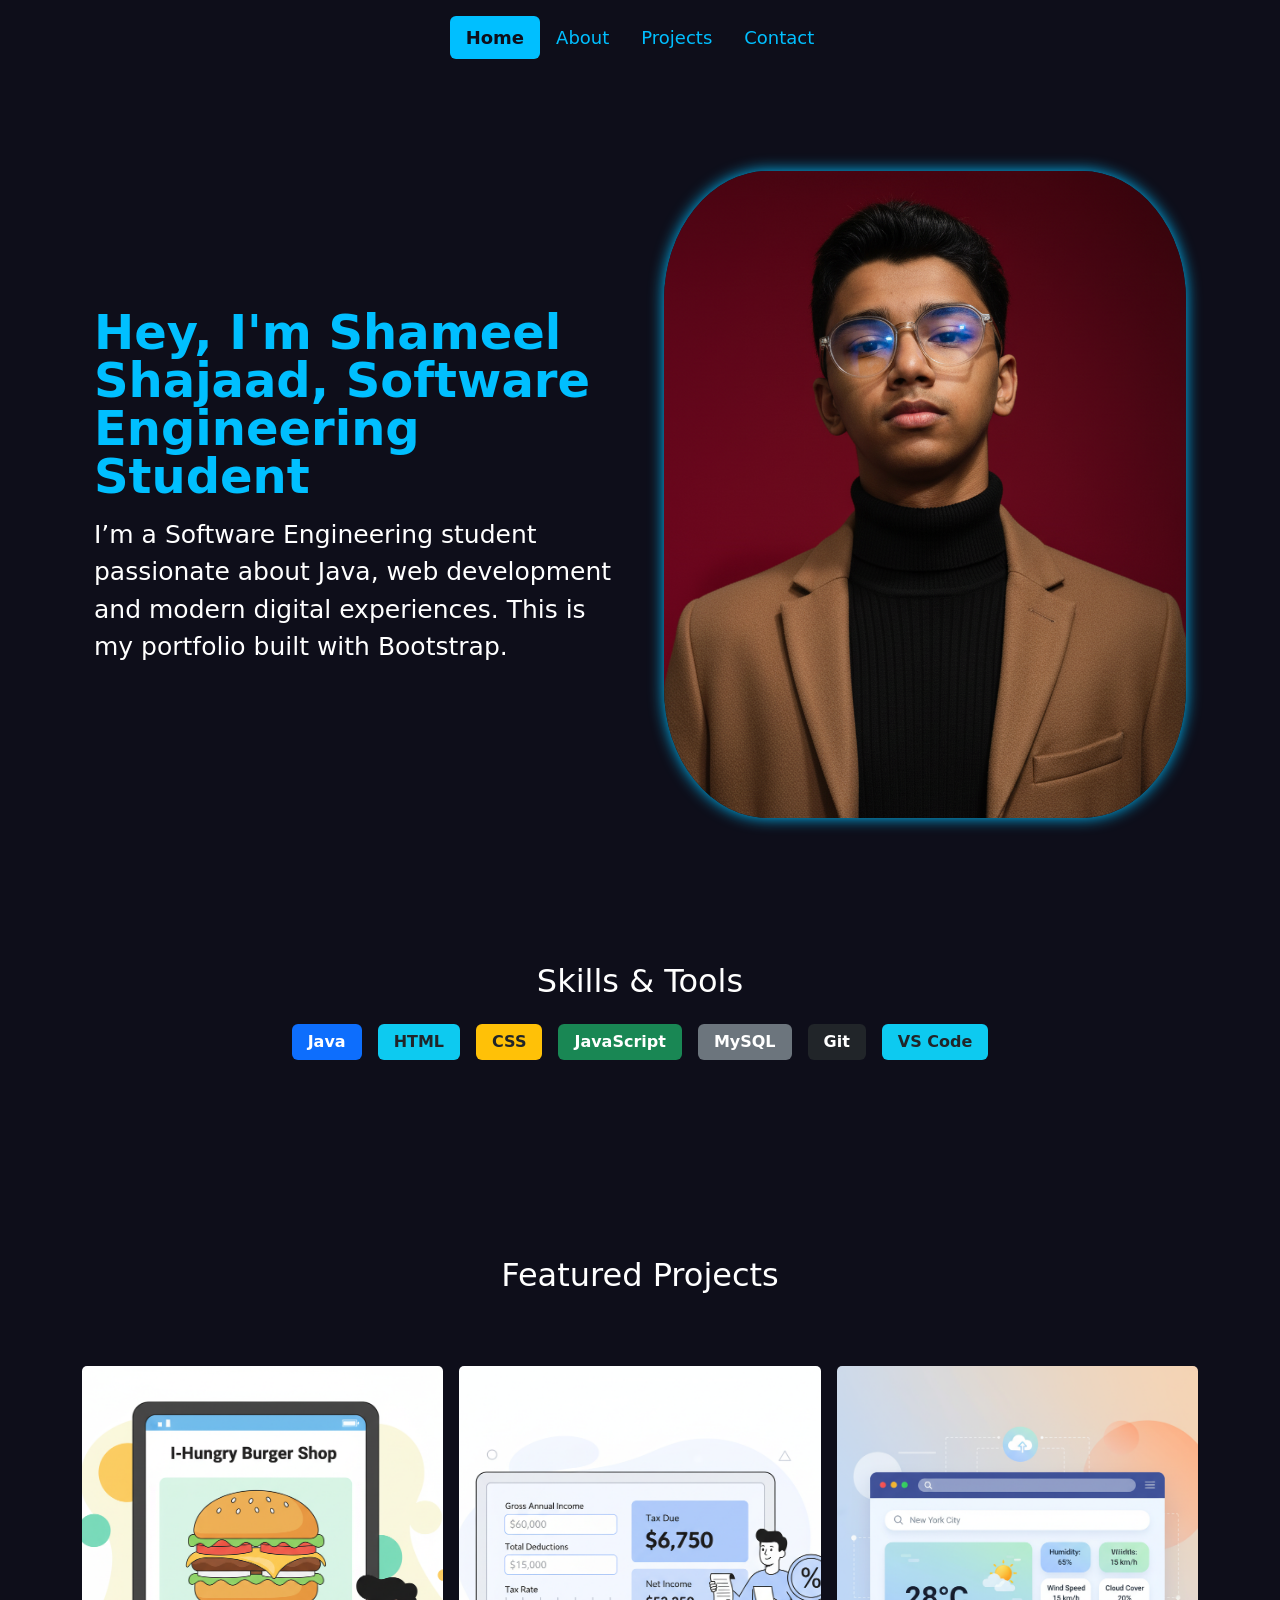
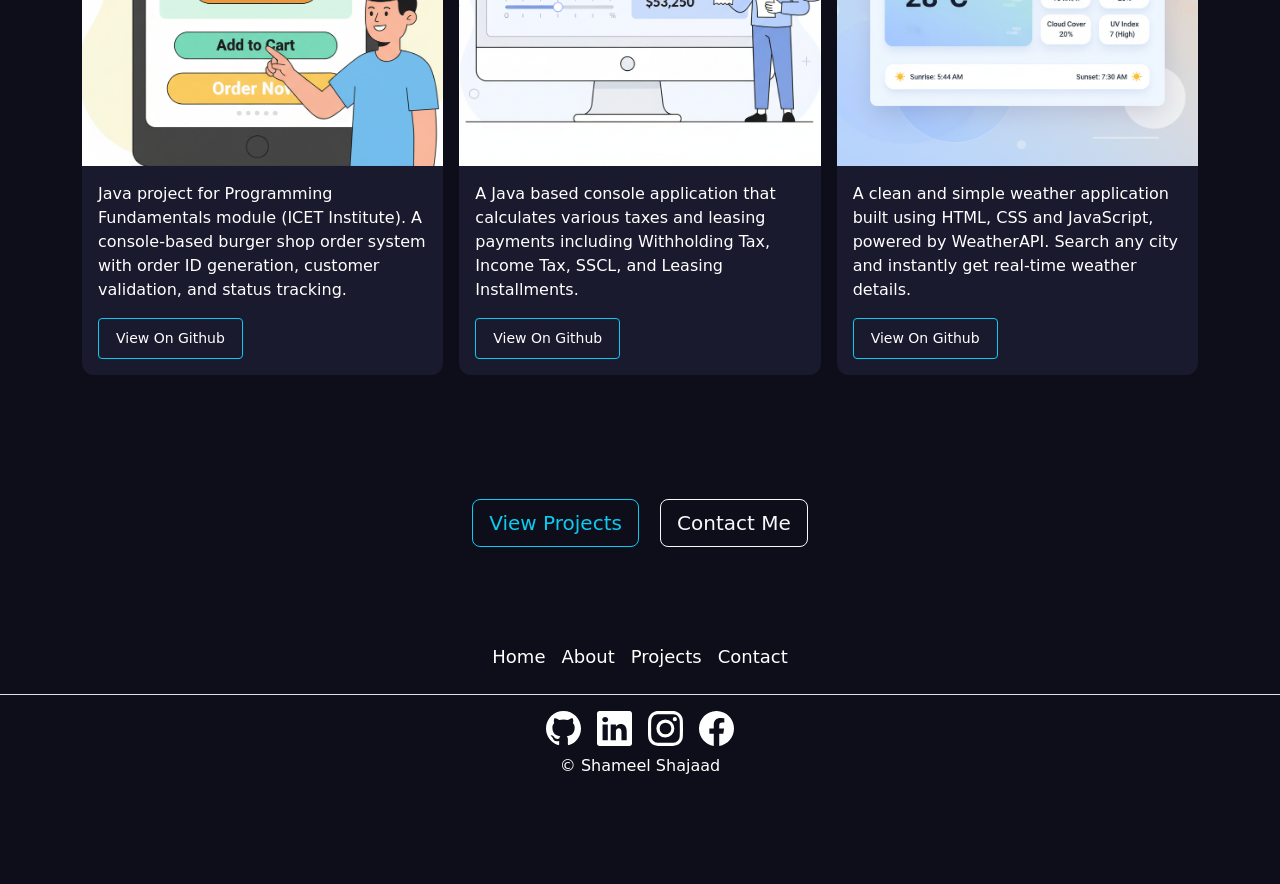
<file: index.html>
<!DOCTYPE html>
<html lang="en">
  <head>
    <meta charset="UTF-8" />
    <meta name="viewport" content="width=device-width, initial-scale=1.0" />
    <title>Home</title>
    <link rel="stylesheet" href="assets/css/bootstrap.min.css" />
    <link rel="stylesheet" href="assets/css/style.css" />
  </head>

  <body>
    <!-- NAVBAR -->

    <div class="container">
      <header class="d-flex justify-content-center py-3">
        <ul class="nav nav-pills">
          <li class="nav-item">
            <a href="index.html" class="nav-link active">Home</a>
          </li>
          <li class="nav-item">
            <a href="about.html" class="nav-link">About</a>
          </li>
          <li class="nav-item">
            <a href="projects.html" class="nav-link">Projects</a>
          </li>
          <li class="nav-item">
            <a href="contact.html" class="nav-link">Contact</a>
          </li>
        </ul>
      </header>
    </div>

    <!-- Hero -->

    <div class="container col-xxl-8 px-4 py-5">
      <div class="row flex-lg-row-reverse align-items-center g-5 py-5">
        <div class="col-10 col-sm-8 col-lg-6">
          <img
            src="assets/images/MyImage.png"
            class="d-block mx-lg-auto img-fluid hero_image"
            alt="Shameel Shajaad"
            width="700"
            height="500"
            loading="lazy"
          />
        </div>
        <div class="col-lg-6">
          <h1 class="display-5 fw-bold lh-1 mb-3 hero_heading_text">
            Hey, I'm Shameel Shajaad, Software Engineering Student
          </h1>
          <p class="lead hero_text">
            I’m a Software Engineering student passionate about Java, web
            development and modern digital experiences. This is my portfolio
            built with Bootstrap.
          </p>
        </div>
      </div>
    </div>

    <!-- SKILLS & TOOLS -->

    <div class="container_padding text-center mt-5">
      <h2 class="text-white mb-4">Skills & Tools</h2>
      <div class="d-flex justify-content-center flex-wrap gap-3">
        <span class="badge bg-primary skills_tools">Java</span>
        <span class="badge bg-info text-dark skills_tools">HTML</span>
        <span class="badge bg-warning text-dark skills_tools">CSS</span>
        <span class="badge bg-success skills_tools">JavaScript</span>
        <span class="badge bg-secondary skills_tools">MySQL</span>
        <span class="badge bg-dark skills_tools">Git</span>
        <span class="badge bg-info text-dark skills_tools">VS Code</span>
      </div>
    </div>
    <br />
    <br />

    <!-- FEATURED PROJECTS -->

    <div class="container_padding mt-5">
      <h2 class="text-white text-center mb-4">Featured Projects</h2>

      <br />
      <br />

      <div class="container">
        <div class="row row-cols-1 row-cols-sm-2 row-cols-md-3 g-3">
          <div class="col">
            <div class="card project_card">
              <img
                src="assets/images/Project_I_Hungry_Burger_Shop.png"
                class="bd-placeholder-img card-img-top"
                height="400"
                width="100%"
                alt="I Hungry Burger Shop"
              />
              <div class="card-body">
                <p class="card-text">
                  Java project for Programming Fundamentals module (ICET
                  Institute). A console-based burger shop order system with
                  order ID generation, customer validation, and status tracking.
                </p>
                <div class="d-flex justify-content-between align-items-center">
                  <div class="btn-group">
                    <button
                      type="button"
                      class="btn btn-outline-info btn-sm w-100"
                    >
                      <a
                        href="https://github.com/ShameelShajaad/I-Hungry-Burger-Shop"
                        class="btn btn-sm"
                      >
                        View On Github
                      </a>
                    </button>
                  </div>
                </div>
              </div>
            </div>
          </div>

          <div class="col">
            <div class="card project_card">
              <img
                src="assets/images/Project_Tax_Calculator.png"
                class="bd-placeholder-img card-img-top"
                height="400"
                width="100%"
                alt="Tax Calculator"
              />
              <div class="card-body">
                <p class="card-text">
                  A Java based console application that calculates various taxes
                  and leasing payments including Withholding Tax, Income Tax,
                  SSCL, and Leasing Installments.
                </p>
                <div class="d-flex justify-content-between align-items-center">
                  <div class="btn-group">
                    <button
                      type="button"
                      class="btn btn-outline-info btn-sm w-100"
                    >
                      <a
                        href="https://github.com/ShameelShajaad/Tax-Calculator"
                        class="btn btn-sm"
                      >
                        View On Github
                      </a>
                    </button>
                  </div>
                </div>
              </div>
            </div>
          </div>

          <div class="col">
            <div class="card project_card">
              <img
                src="assets/images/Project_Weather_Application.png"
                class="bd-placeholder-img card-img-top"
                height="400"
                width="100%"
                alt="School Website"
              />
              <div class="card-body">
                <p class="card-text">
                  A clean and simple weather application built using HTML, CSS
                  and JavaScript, powered by WeatherAPI. Search any city and
                  instantly get real-time weather details.
                </p>
                <div class="d-flex justify-content-between align-items-center">
                  <div class="btn-group">
                    <button
                      type="button"
                      class="btn btn-outline-info btn-sm w-100"
                    >
                      <a
                        href="https://github.com/ShameelShajaad/Weather-Application"
                        class="btn btn-sm"
                      >
                        View On Github
                      </a>
                    </button>
                  </div>
                </div>
              </div>
            </div>
          </div>
        </div>
      </div>
    </div>

    <!-- DIRECT LINK TO PROJECTS & CONTACT -->

    <div class="text-center mt-4">
      <a
        href="projects.html"
        class="btn btn-outline-info btn-lg me-3 direct_link"
        >View Projects</a
      >
      <a href="contact.html" class="btn btn-outline-light btn-lg direct_link"
        >Contact Me</a
      >
    </div>

    <br />
    <br />

    <!-- FOOTER -->

    <footer class="py-3 my-4">
      <ul class="nav justify-content-center border-bottom pb-3 mb-3">
        <li class="nav-item">
          <a href="index.html" class="nav-link px-2">Home</a>
        </li>
        <li class="nav-item">
          <a href="about.html" class="nav-link px-2">About</a>
        </li>
        <li class="nav-item">
          <a href="projects.html" class="nav-link px-2">Projects</a>
        </li>
        <li class="nav-item">
          <a href="contact.html" class="nav-link px-2">Contact</a>
        </li>
      </ul>

      <!-- Social links -->
      <div class="d-flex justify-content-center gap-3 mb-2 social_links">
        <a href="https://github.com/ShameelShajaad" target="_blank">
          <img src="assets/icons/github.svg" alt="GitHub" class="social_icon" />
        </a>
        <a href="https://www.linkedin.com/in/shameel-shajaad/" target="_blank">
          <img
            src="assets/icons/linkedin.svg"
            alt="LinkedIn"
            class="social_icon"
          />
        </a>
        <a href="https://www.instagram.com/shameel_shajaad/" target="_blank">
          <img
            src="assets/icons/instagram.svg"
            alt="Instagram"
            class="social_icon"
          />
        </a>
        <a
          href="https://web.facebook.com/profile.php?id=61582577528512"
          target="_blank"
        >
          <img
            src="assets/icons/facebook.svg"
            alt="Facebook"
            class="social_icon"
          />
        </a>
      </div>

      <p class="text-center" style="color: white">© Shameel Shajaad</p>
    </footer>
  </body>
</html>
</file>
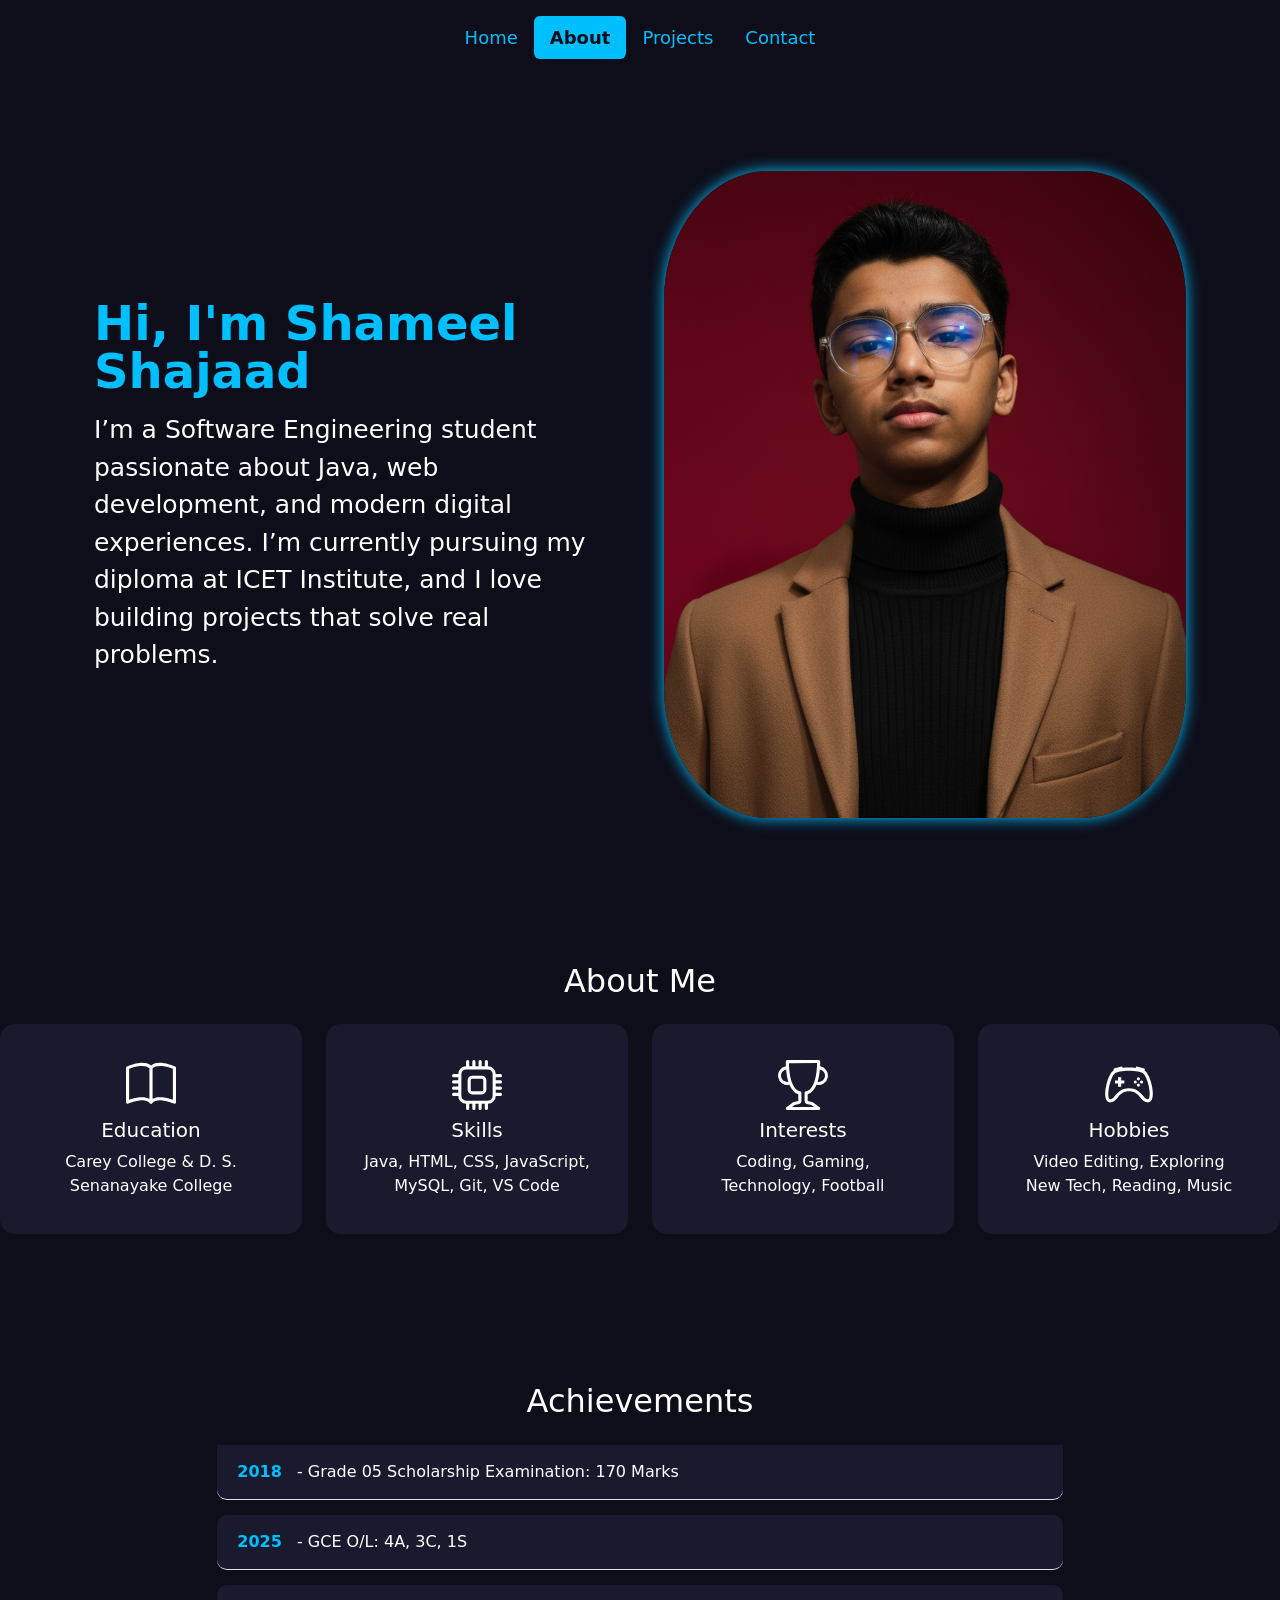
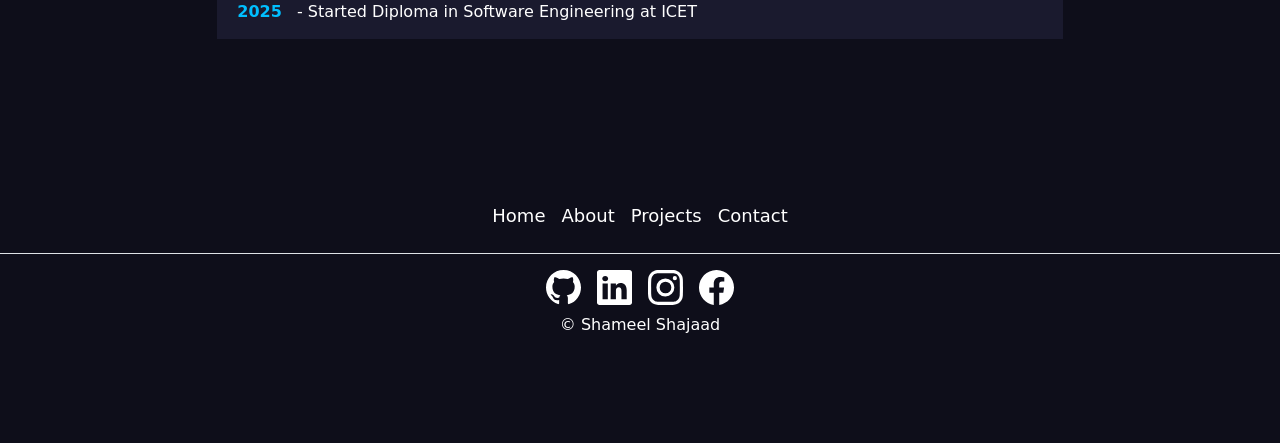
<file: about.html>
<!DOCTYPE html>
<html lang="en">
  <head>
    <meta charset="UTF-8" />
    <meta name="viewport" content="width=device-width, initial-scale=1.0" />
    <title>About</title>
    <link rel="stylesheet" href="assets/css/bootstrap.min.css" />
    <link rel="stylesheet" href="assets/css/style.css" />
  </head>

  <body>
    <!-- NAVBAR -->

    <div class="container">
      <header class="d-flex justify-content-center py-3">
        <ul class="nav nav-pills">
          <li class="nav-item">
            <a href="index.html" class="nav-link">Home</a>
          </li>
          <li class="nav-item">
            <a href="about.html" class="nav-link active">About</a>
          </li>
          <li class="nav-item">
            <a href="projects.html" class="nav-link">Projects</a>
          </li>
          <li class="nav-item">
            <a href="contact.html" class="nav-link">Contact</a>
          </li>
        </ul>
      </header>
    </div>

    <!-- HERO -->

    <div class="container col-xxl-8 px-4 py-5">
      <div class="row flex-lg-row-reverse align-items-center g-5 py-5">
        <div class="col-10 col-sm-8 col-lg-6">
          <img
            src="assets/images/MyImage.png"
            class="d-block mx-lg-auto img-fluid hero_image"
            alt="Shameel Shajaad"
            width="700"
            height="500"
            loading="lazy"
          />
        </div>
        <div class="col-lg-6">
          <h1 class="display-5 fw-bold lh-1 mb-3 hero_heading_text">
            Hi, I'm Shameel Shajaad
          </h1>
          <p class="lead hero_text">
            I’m a Software Engineering student passionate about Java, web
            development, and modern digital experiences. I’m currently pursuing
            my diploma at ICET Institute, and I love building projects that
            solve real problems.
          </p>
        </div>
      </div>
    </div>

    <!-- CARDS -->

    <div class="container_padding mt-5">
      <h2 class="text-white text-center mb-4">About Me</h2>
      <div class="row g-4 justify-content-center">
        <!-- EDUCATION -->

        <div class="col-md-3">
          <div class="card about_card text-center h-100">
            <div class="card-body">
              <img
                src="assets/icons/book.svg"
                alt="Education Icon"
                class="card_icon mb-2"
              />
              <h5 class="card-title">Education</h5>
              <p class="card-text">Carey College & D. S. Senanayake College</p>
            </div>
          </div>
        </div>

        <!-- SKILLS -->

        <div class="col-md-3">
          <div class="card about_card text-center h-100">
            <div class="card-body">
              <img
                src="assets/icons/cpu.svg"
                alt="Skills Icon"
                class="card_icon mb-2"
              />
              <h5 class="card-title">Skills</h5>
              <p class="card-text">
                Java, HTML, CSS, JavaScript, MySQL, Git, VS Code
              </p>
            </div>
          </div>
        </div>

        <!-- INTERESTS -->

        <div class="col-md-3">
          <div class="card about_card text-center h-100">
            <div class="card-body">
              <img
                src="assets/icons/trophy.svg"
                alt="Interests Icon"
                class="card_icon mb-2"
              />
              <h5 class="card-title">Interests</h5>
              <p class="card-text">Coding, Gaming, Technology, Football</p>
            </div>
          </div>
        </div>

        <!-- HOBBIES -->

        <div class="col-md-3">
          <div class="card about_card text-center h-100">
            <div class="card-body">
              <img
                src="assets/icons/controller.svg"
                alt="Hobbies Icon"
                class="card_icon mb-2"
              />
              <h5 class="card-title">Hobbies</h5>
              <p class="card-text">
                Video Editing, Exploring New Tech, Reading, Music
              </p>
            </div>
          </div>
        </div>
      </div>
    </div>

    <!-- ACIEVEMENTS -->

    <div class="container_padding mt-5">
      <h2 class="text-white text-center mb-4">Achievements</h2>
      <div class="row justify-content-center g-4">
        <div class="col-md-8">
          <ul class="list-group list-group-flush achievement-list">
            <li class="list-group-item achievement_card">
              <span class="achievement_year">2018</span> - Grade 05 Scholarship
              Examination: 170 Marks
            </li>
            <li class="list-group-item achievement_card">
              <span class="achievement_year">2025</span> - GCE O/L: 4A, 3C, 1S
            </li>
            <li class="list-group-item achievement_card">
              <span class="achievement_year">2025</span> - Started Diploma in
              Software Engineering at ICET
            </li>
          </ul>
        </div>
      </div>
    </div>

    <!-- FOOTER -->

    <footer class="py-3 my-4">
      <ul class="nav justify-content-center border-bottom pb-3 mb-3">
        <li class="nav-item">
          <a href="index.html" class="nav-link px-2">Home</a>
        </li>
        <li class="nav-item">
          <a href="about.html" class="nav-link px-2">About</a>
        </li>
        <li class="nav-item">
          <a href="projects.html" class="nav-link px-2">Projects</a>
        </li>
        <li class="nav-item">
          <a href="contact.html" class="nav-link px-2">Contact</a>
        </li>
      </ul>

      <!-- Social links -->
      <div class="d-flex justify-content-center gap-3 mb-2 social_links">
        <a href="https://github.com/ShameelShajaad" target="_blank">
          <img src="assets/icons/github.svg" alt="GitHub" class="social_icon" />
        </a>
        <a href="https://www.linkedin.com/in/shameel-shajaad/" target="_blank">
          <img
            src="assets/icons/linkedin.svg"
            alt="LinkedIn"
            class="social_icon"
          />
        </a>
        <a href="https://www.instagram.com/shameel_shajaad/" target="_blank">
          <img
            src="assets/icons/instagram.svg"
            alt="Instagram"
            class="social_icon"
          />
        </a>
        <a
          href="https://web.facebook.com/profile.php?id=61582577528512"
          target="_blank"
        >
          <img
            src="assets/icons/facebook.svg"
            alt="Facebook"
            class="social_icon"
          />
        </a>
      </div>

      <p class="text-center" style="color: white">© Shameel Shajaad</p>
    </footer>
  </body>
</html>
</file>
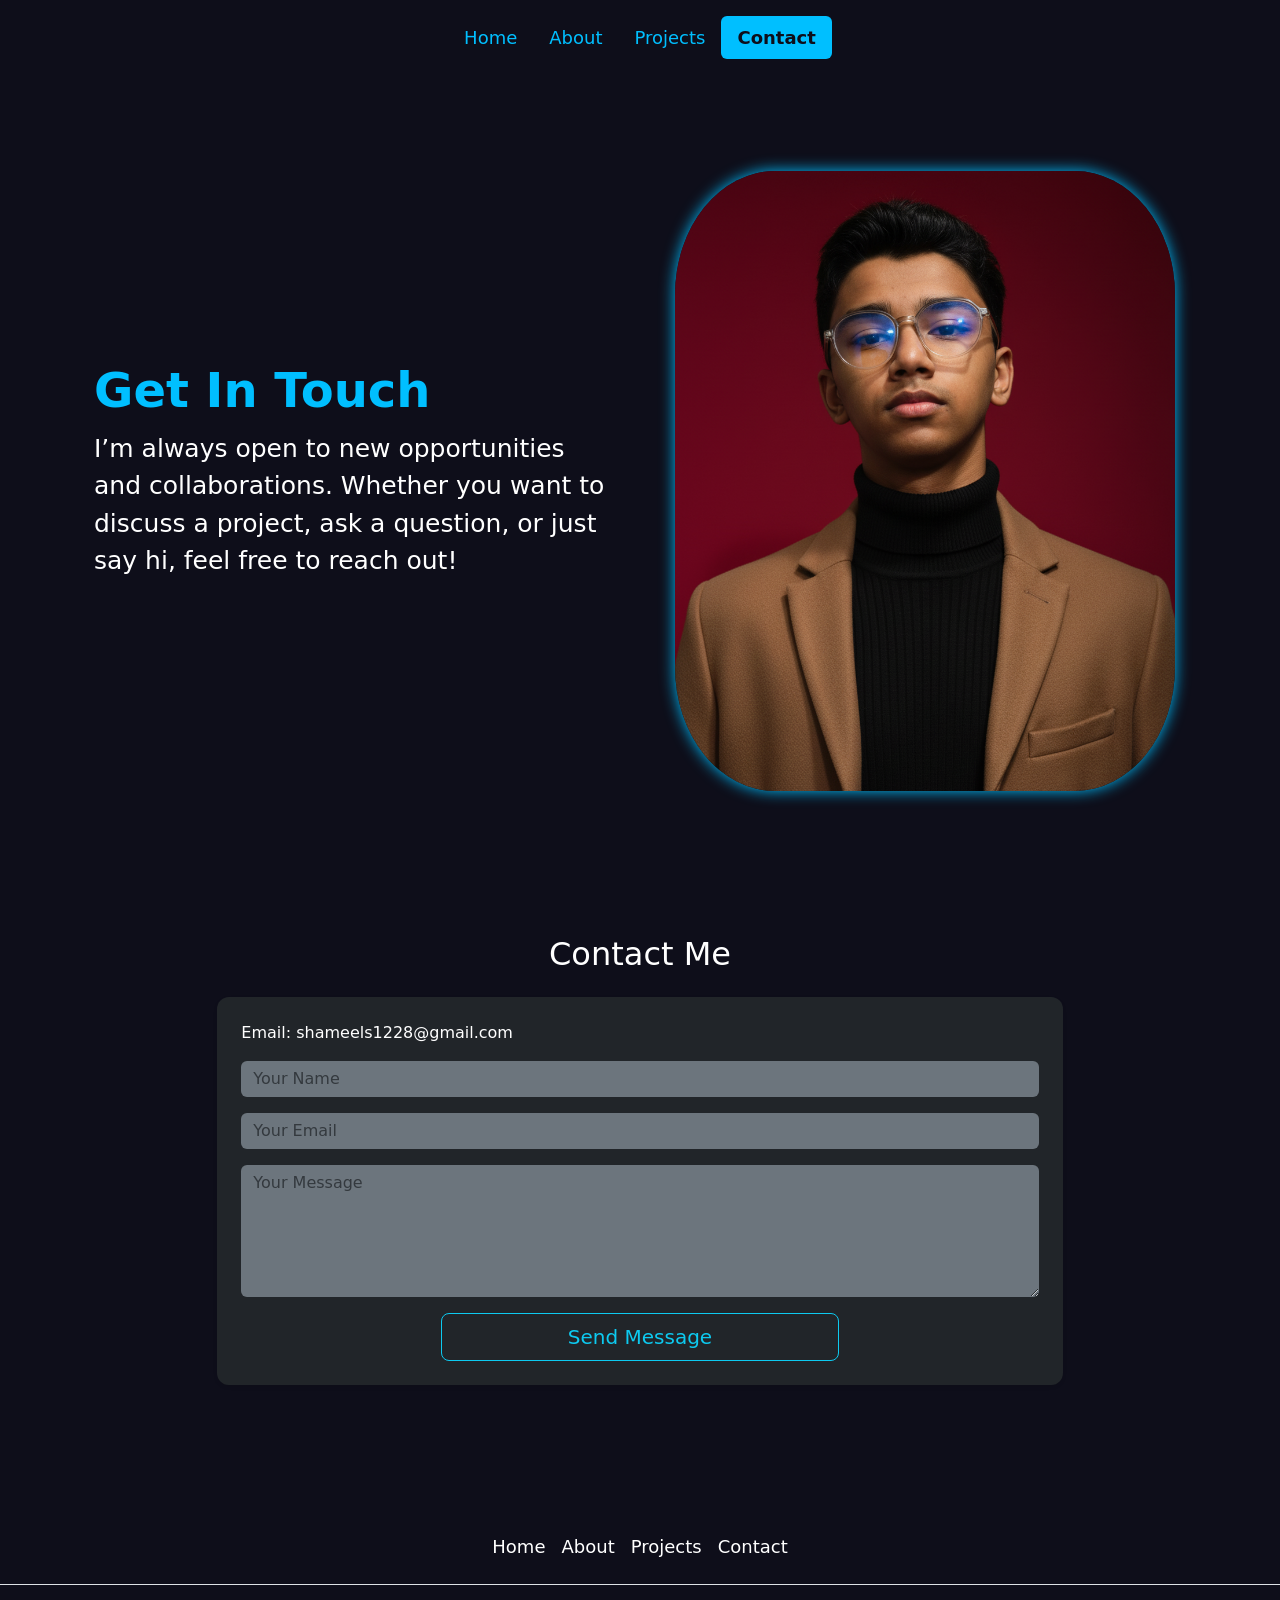
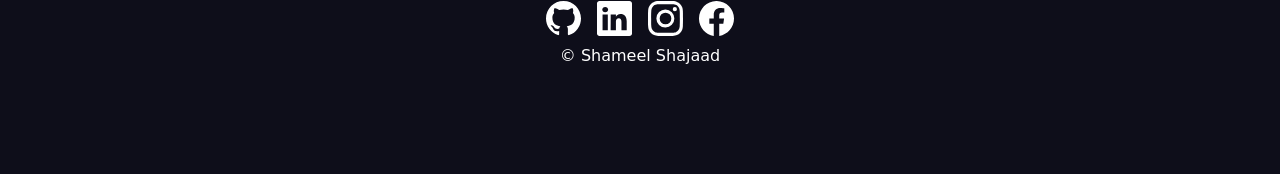
<file: contact.html>
<!DOCTYPE html>
<html lang="en">
  <head>
    <meta charset="UTF-8" />
    <meta name="viewport" content="width=device-width, initial-scale=1.0" />
    <title>Contact</title>
    <link rel="stylesheet" href="assets/css/bootstrap.min.css" />
    <link rel="stylesheet" href="assets/css/style.css" />
  </head>

  <body>
    <!-- NAVBAR -->

    <div class="container">
      <header class="d-flex justify-content-center py-3">
        <ul class="nav nav-pills">
          <li class="nav-item">
            <a href="index.html" class="nav-link">Home</a>
          </li>
          <li class="nav-item">
            <a href="about.html" class="nav-link">About</a>
          </li>
          <li class="nav-item">
            <a href="projects.html" class="nav-link">Projects</a>
          </li>
          <li class="nav-item">
            <a href="contact.html" class="nav-link active">Contact</a>
          </li>
        </ul>
      </header>
    </div>

    <!-- HERO -->

    <div class="container col-xxl-8 px-4 py-5">
      <div class="row align-items-center g-5 py-5">
        <div class="col-lg-6">
          <h1 class="display-5 fw-bold lh-1 mb-3 hero_heading_text">
            Get In Touch
          </h1>
          <p class="lead hero_text">
            I’m always open to new opportunities and collaborations. Whether you
            want to discuss a project, ask a question, or just say hi, feel free
            to reach out!
          </p>
        </div>
        <div class="col-10 col-sm-8 col-lg-6">
          <img
            src="assets/images/MyImage.png"
            class="d-block mx-lg-auto img-fluid hero_image"
            alt="Shameel Shajaad"
            width="500"
            height="500"
            loading="lazy"
          />
        </div>
      </div>
    </div>

    <!-- CONTACT FORM -->

    <div class="container_padding mt-5">
      <h2 class="text-white text-center mb-4">Contact Me</h2>
      <div class="row justify-content-center">
        <div class="col-md-8">
          <div class="card bg-dark p-4 shadow-sm contact-card">
            <p class="text-white mb-3">Email: shameels1228@gmail.com</p>
            <form>
              <div class="mb-3">
                <input
                  type="text"
                  class="form-control bg-secondary text-white border-0"
                  placeholder="Your Name"
                  required
                />
              </div>
              <div class="mb-3">
                <input
                  type="email"
                  class="form-control bg-secondary text-white border-0"
                  placeholder="Your Email"
                  required
                />
              </div>
              <div class="mb-3">
                <textarea
                  class="form-control bg-secondary text-white border-0"
                  rows="5"
                  placeholder="Your Message"
                  required
                ></textarea>
              </div>
              <div class="text-center">
                <button type="submit" class="btn btn-outline-info btn-lg w-50">
                  Send Message
                </button>
              </div>
            </form>
          </div>
        </div>
      </div>
    </div>

    <!-- FOOTER -->
    <footer class="py-3 my-4">
      <ul class="nav justify-content-center border-bottom pb-3 mb-3">
        <li class="nav-item">
          <a href="index.html" class="nav-link px-2">Home</a>
        </li>
        <li class="nav-item">
          <a href="about.html" class="nav-link px-2">About</a>
        </li>
        <li class="nav-item">
          <a href="projects.html" class="nav-link px-2">Projects</a>
        </li>
        <li class="nav-item">
          <a href="contact.html" class="nav-link px-2">Contact</a>
        </li>
      </ul>

      <!-- Social links -->
      <div class="d-flex justify-content-center gap-3 mb-2 social_links">
        <a href="https://github.com/ShameelShajaad" target="_blank">
          <img src="assets/icons/github.svg" alt="GitHub" class="social_icon" />
        </a>
        <a href="https://www.linkedin.com/in/shameel-shajaad/" target="_blank">
          <img
            src="assets/icons/linkedin.svg"
            alt="LinkedIn"
            class="social_icon"
          />
        </a>
        <a href="https://www.instagram.com/shameel_shajaad/" target="_blank">
          <img
            src="assets/icons/instagram.svg"
            alt="Instagram"
            class="social_icon"
          />
        </a>
        <a
          href="https://web.facebook.com/profile.php?id=61582577528512"
          target="_blank"
        >
          <img
            src="assets/icons/facebook.svg"
            alt="Facebook"
            class="social_icon"
          />
        </a>
      </div>

      <p class="text-center" style="color: white">© Shameel Shajaad</p>
    </footer>
  </body>
</html>
</file>
<file: assets/css/style.css>
body {
  background-color: #0e0e1a;
  padding-bottom: 50px;
}
.nav-link {
  color: #00bfff;
  font-size: 18px;
}
.nav-link.active {
  background-color: #00bfff !important;
  color: #0e0e1a !important;
  font-weight: bold;
}
.hero_image {
  border-radius: 20%;
  transition: 0.3s;
  box-shadow: 0 0 15px #00bfff;
  transition: transform 0.5s, box-shadow 0.5s;
}
.hero_image:hover {
  box-shadow: 0 0 30px #00bfff;
  transition: 0.5s;
}
.hero_heading_text {
  color: #00bfff;
}
.hero_text {
  color: white;
  font-size: 25px;
}
.badge {
  font-size: 1rem;
  padding: 0.6rem 1rem;
}
.card:hover {
  transform: translateY(-5px);
  transition: 0.3s;
  box-shadow: 0 0 20px #00bfff;
}
.container_padding {
  padding-bottom: 100px;
}
.card-img-top {
  object-fit: cover;
}
.card {
  background-color: #1a1a2e;
  color: white;
  border: none;
  border-radius: 12px;
  transition: transform 0.5s, box-shadow 0.5s;
}
.card-body p {
  color: white;
}
.card-body a {
  color: white;
}
footer .nav-link {
  color: white;
}
footer .nav-link:hover {
  color: #00bfff;
}
footer {
  padding-top: 20px;
  margin-top: 50px;
}
.btn-outline-info {
  transition: background-color 0.3s, box-shadow 0.3s color 0.3s;
}
.btn-outline-info:hover {
  background-color: #00bfff;
  color: #0e0e1a;
  box-shadow: 0 0 15px #00bfff;
  transition: 0.3s;
}
.project_card {
  transition: transform 0.5s, box-shadow 0.5s;
}
.project_card:hover {
  transform: translateY(-5px);
  transition: 0.5s;
  box-shadow: 0 0 20px #00bfff;
}
.direct_link {
  transition: transform 0.4;
}
.direct_link:hover {
  transition: 0.4s;
}
.skills_tools:hover {
  transform: translateY(-10px);
  transition: 0.4s;
}
.skills_tools {
  transition: transform 0.4s;
}
.social_icon {
  width: 35px;
  height: 35px;
  transition: transform 0.3s, filter 0.3s;
  filter: brightness(0) invert(1);
}
.social_links a:hover .social_icon {
  transform: scale(1.2);
  filter: drop-shadow(0 0 8px #00bfff);
}
.about_card {
  background-color: #1a1a2e;
  border-radius: 15px;
  padding: 20px;
  transition: transform 0.4s, box-shadow 0.4s;
  color: #ffffff;
}
.about_card:hover {
  transform: translateY(-10px);
  box-shadow: 0 0 20px #00bfff;
}
.card_icon {
  width: 50px;
  height: 50px;
  filter: invert(1) brightness(2);
}
.achievement_card {
  background-color: #1a1a2e;
  border-radius: 10px;
  margin-bottom: 15px;
  padding: 15px 20px;
  color: #ffffff;
  transition: transform 0.3s, box-shadow 0.3s;
}
.achievement_card:hover {
  transform: translateX(5px);
  box-shadow: 0 0 15px #00bfff;
}
.achievement_year {
  font-weight: bold;
  color: #00bfff;
  margin-right: 10px;
}
</file>
